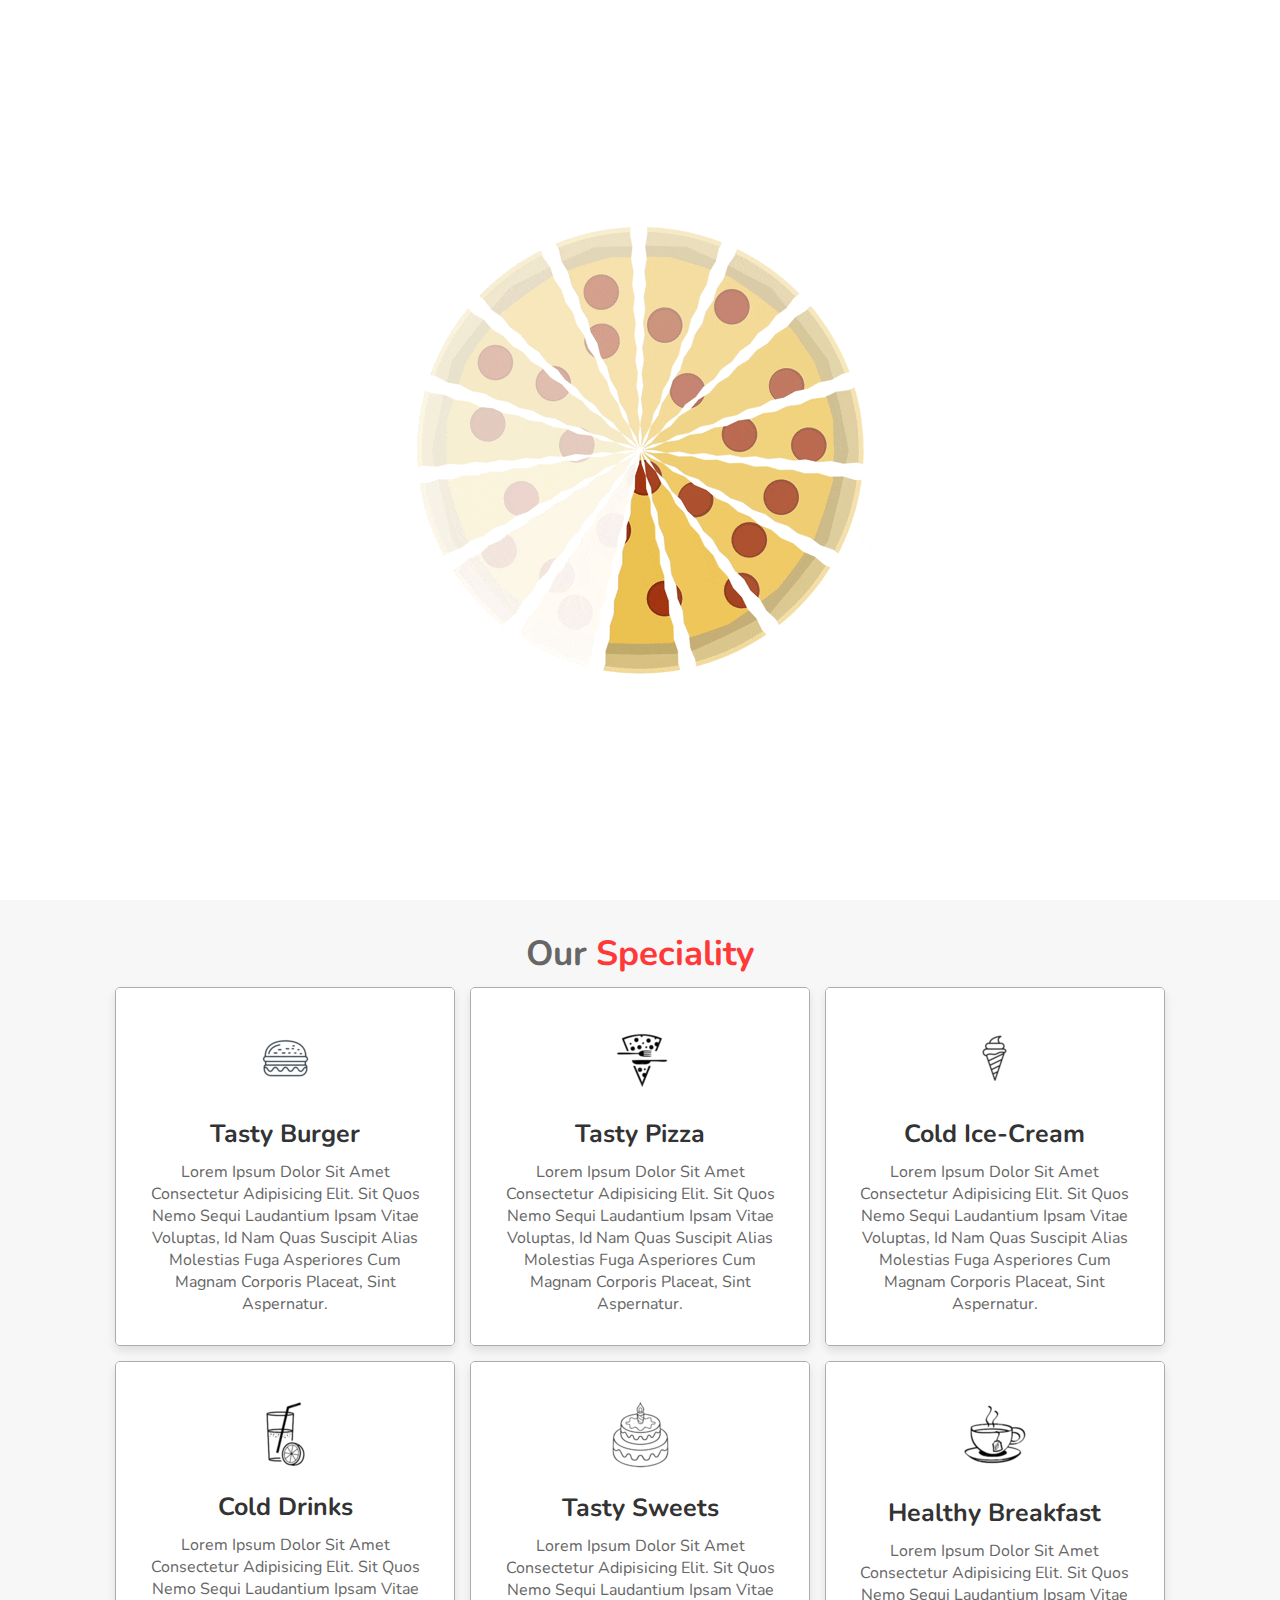
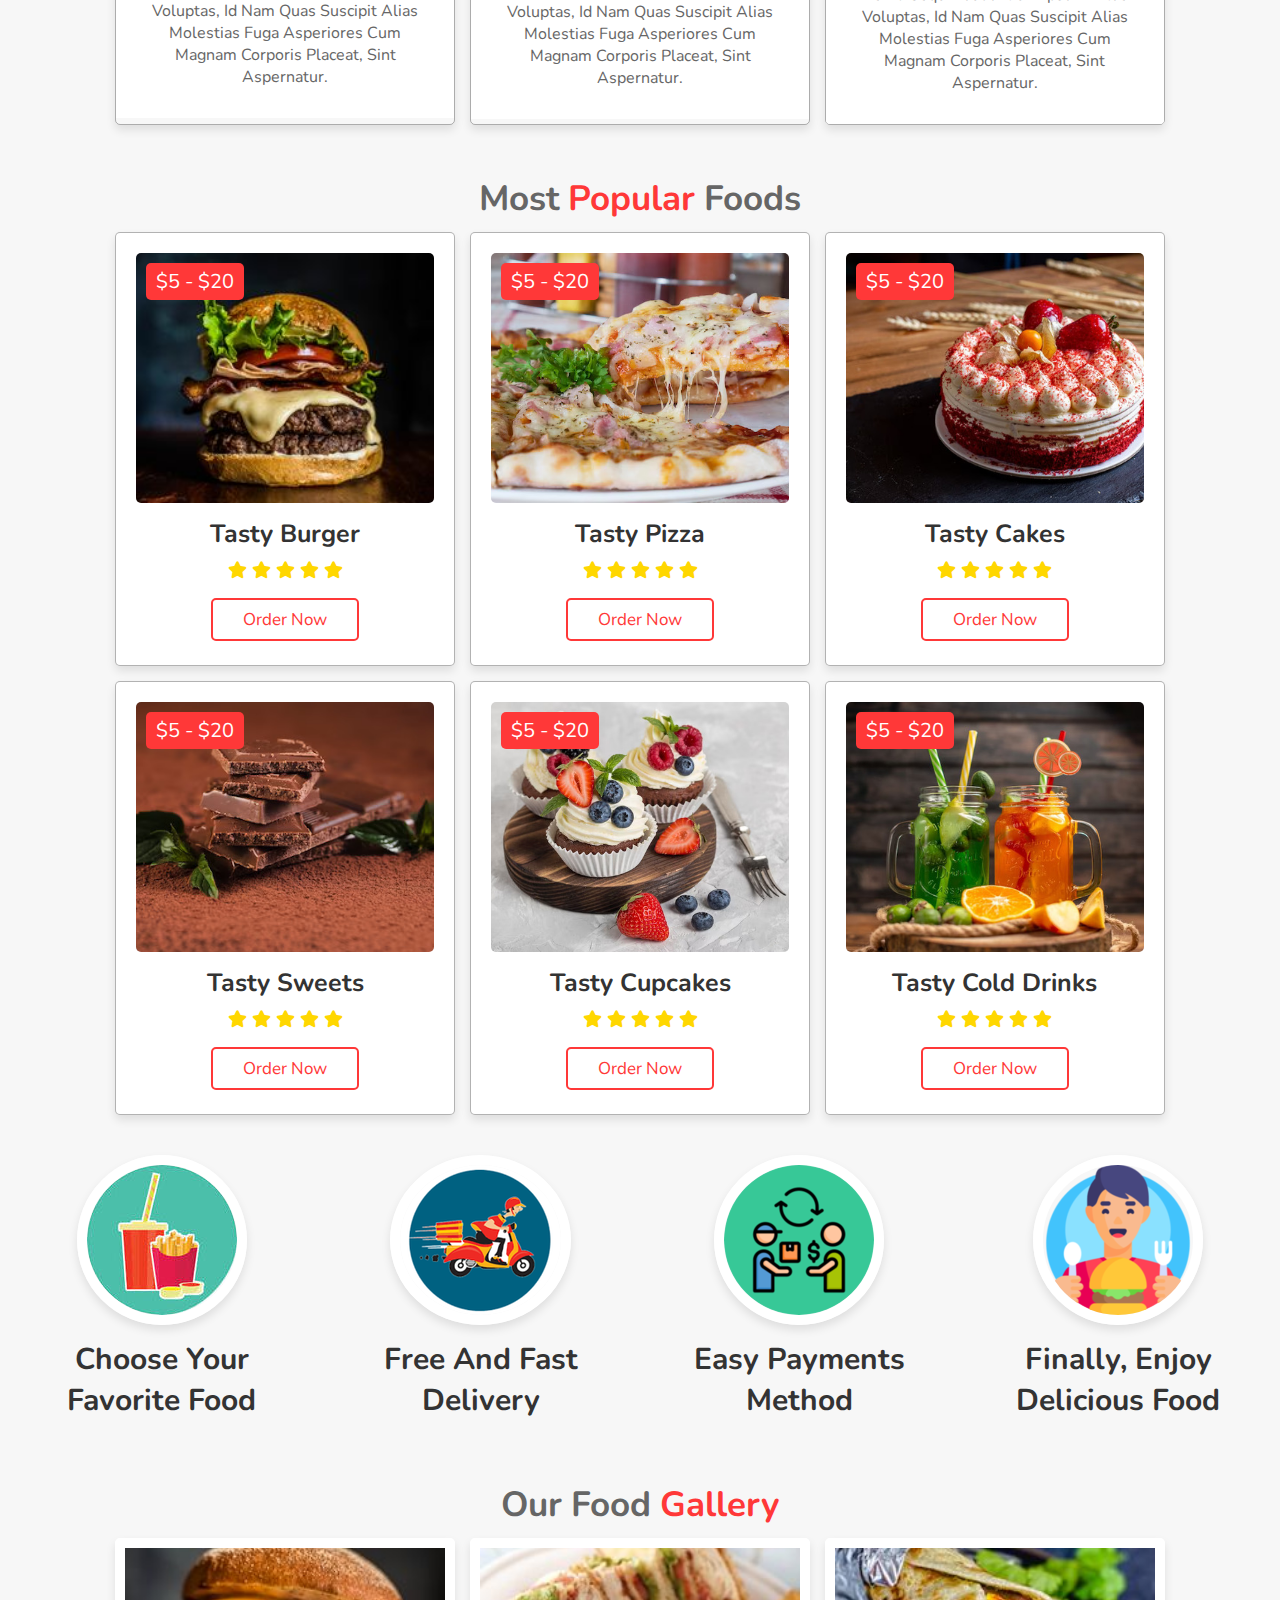
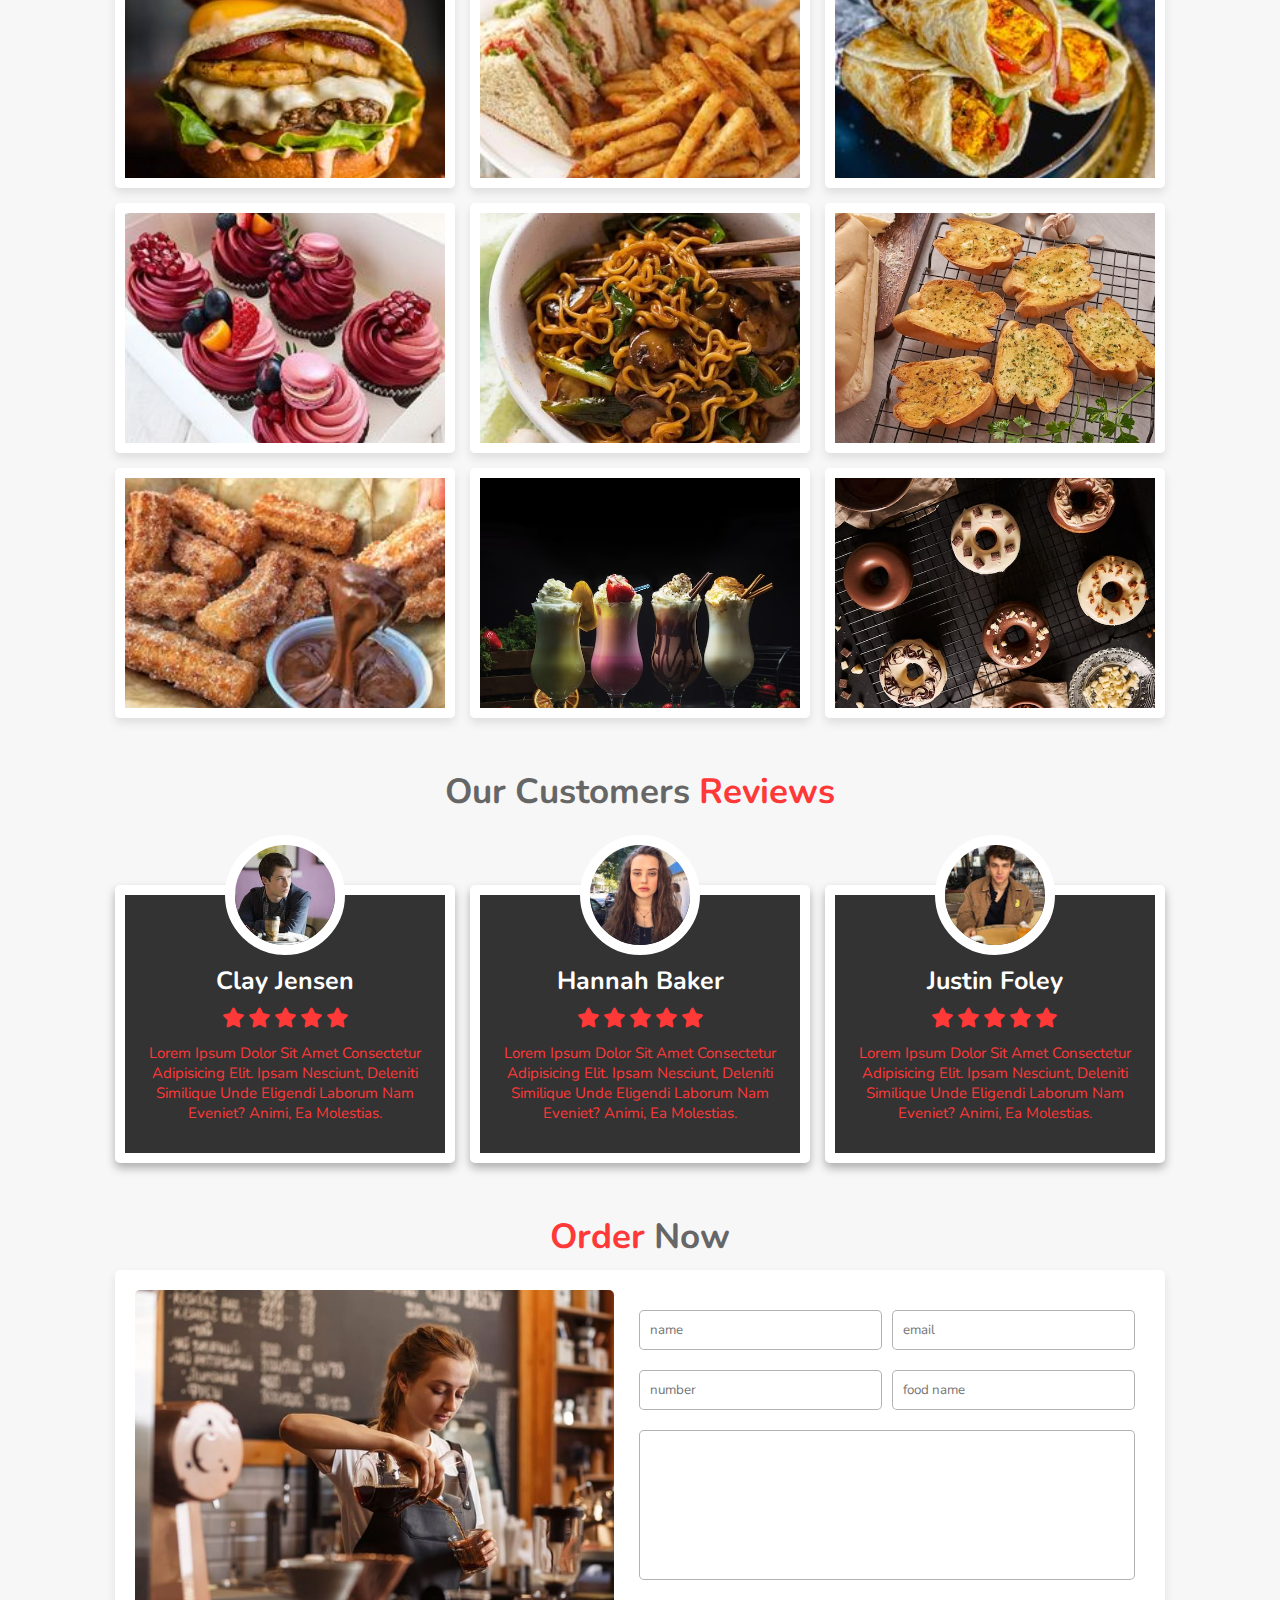
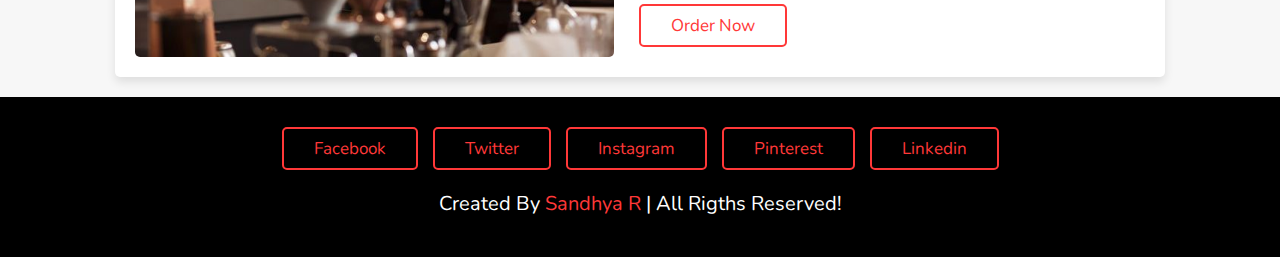
<file: index.html>
<!DOCTYPE html>
<html lang='en'>
    <head>
        <meta charset="UTF-8">
        <meta name="viewport" content="width=device-width, initial-scale=1.0">
        <title>Food Restaurant</title>

    <!--css file-->

        <link rel="stylesheet" href="https://cdnjs.cloudflare.com/ajax/libs/font-awesome/6.2.1/css/all.min.css">
        <link rel="stylesheet" href="style.css">
    </head>
        <body>

    <!--Header starting-->
            
            <header>
                <a href="#" class="logo"><i class="fas fa-utensils"></i>food</a>
                
                <div id="menu-bar" class="fas fa-bars"></div>

                <nav class="navbar">
                    <a href="#home">home</a>
                    <a href="#speciality">speciality</a>
                    <a href="#popular">popular</a>
                    <a href="#gallery">gallery</a>
                    <a href="#review">review</a>
                    <a href="#order">order</a>
                </nav>    
            
            </header>      
            
    <!--Home Starting-->

            <section class="home" id="home">
                <div class="content">
                    <h3>
                        food made with love
                    </h3>
                    <p>Lorem ipsum dolor sit, amet consectetur adipisicing elit. Culpa, minus nulla cumque molestiae quia suscipit consectetur quam? Alias harum molestiae unde! Ab omnis temporibus deleniti quo, magnam repellat suscipit sed. Lorem ipsum dolor sit, amet consectetur adipisicing elit. Culpa, minus nulla cumque molestiae quia suscipit consectetur quam? Alias harum molestiae unde! Ab omnis temporibus deleniti quo, magnam repellat suscipit sed. Lorem ipsum dolor sit, amet consectetur adipisicing elit. Culpa, minus nulla cumque molestiae quia suscipit consectetur quam? Alias harum molestiae unde!</p>
                    <a href="#" class="btn">order now</a>
                </div>
                <div class="image">
                    <img src="images/home-img.png">
                </div>
            </section>

    <!--Speciality Starting-->

            <section class="speciality" id="speciality">

                <h1 class="heading">our <span>speciality</span></h1>

                <div class="box-container">
                    
                    <div class="box">
                        <img class="image" src="images/s-img-1.jpg" alt="">
                        <div class="content">
                            <img src="images/s-11.png" alt="">
                            <h3>tasty burger</h3>
                            <p>Lorem ipsum dolor sit amet consectetur adipisicing elit. Sit quos nemo sequi laudantium ipsam vitae voluptas, id nam quas suscipit alias molestias fuga asperiores cum magnam corporis placeat, sint aspernatur.</p>
                        </div>
                    </div>
                    <div class="box">
                        <img class="image" src="images/s-img-2.jpg" alt="">
                        <div class="content">
                            <img src="images/s-22.png" alt="">
                            <h3>tasty pizza</h3>
                            <p>Lorem ipsum dolor sit amet consectetur adipisicing elit. Sit quos nemo sequi laudantium ipsam vitae voluptas, id nam quas suscipit alias molestias fuga asperiores cum magnam corporis placeat, sint aspernatur.</p>
                        </div>
                    </div>
                    <div class="box">
                        <img class="image" src="images/s-img-3.jpg" alt="">
                        <div class="content">
                            <img src="images/s-33.png" alt="">
                            <h3>cold ice-cream</h3>
                            <p>Lorem ipsum dolor sit amet consectetur adipisicing elit. Sit quos nemo sequi laudantium ipsam vitae voluptas, id nam quas suscipit alias molestias fuga asperiores cum magnam corporis placeat, sint aspernatur.</p>
                        </div>
                    </div>
                    <div class="box">
                        <img class="image" src="images/s-img-4.jpg" alt="">
                        <div class="content">
                            <img src="images/s-44.png" alt="">
                            <h3>cold drinks</h3>
                            <p>Lorem ipsum dolor sit amet consectetur adipisicing elit. Sit quos nemo sequi laudantium ipsam vitae voluptas, id nam quas suscipit alias molestias fuga asperiores cum magnam corporis placeat, sint aspernatur.</p>
                        </div>
                    </div>
                    <div class="box">
                        <img class="image" src="images/s-img-5.jpg" alt="">
                        <div class="content">
                            <img src="images/s-55.png" alt="">
                            <h3>tasty sweets</h3>
                            <p>Lorem ipsum dolor sit amet consectetur adipisicing elit. Sit quos nemo sequi laudantium ipsam vitae voluptas, id nam quas suscipit alias molestias fuga asperiores cum magnam corporis placeat, sint aspernatur.</p>
                        </div>
                    </div>
                    <div class="box">
                        <img class="image" src="images/s-img-6.jpg" alt="">
                        <div class="content">
                            <img src="images/s-66.png" alt="">
                            <h3>healthy breakfast</h3>
                            <p>Lorem ipsum dolor sit amet consectetur adipisicing elit. Sit quos nemo sequi laudantium ipsam vitae voluptas, id nam quas suscipit alias molestias fuga asperiores cum magnam corporis placeat, sint aspernatur.</p>
                        </div>
                    </div>
                   
                </div>
            </section>


    <!--Popular Starting-->

            <section class="popular" id="popular">

                <h1 class="heading">most <span>popular</span> foods</h1>
                <div class="box-container">
                <div class="box">
                    <span class="price">$5 - $20</span>
                    <img src="images/p-1.jpg" alt="">
                    <h3>tasty burger</h3>
                    <div class="stars">
                        <i class="fas fa-star"></i>
                        <i class="fas fa-star"></i>
                        <i class="fas fa-star"></i>
                        <i class="fas fa-star"></i>
                        <i class="fas fa-star"></i>
                    </div>
                    <a href="#" class="btn">order now</a>
                </div>
                <div class="box">
                    <span class="price">$5 - $20</span>
                    <img src="images/p-2.jpg" alt="">
                    <h3>tasty pizza</h3>
                    <div class="stars">
                        <i class="fas fa-star"></i>
                        <i class="fas fa-star"></i>
                        <i class="fas fa-star"></i>
                        <i class="fas fa-star"></i>
                        <i class="fas fa-star"></i>
                    </div>
                    <a href="#" class="btn">order now</a>
                </div>
                <div class="box">
                    <span class="price">$5 - $20</span>
                    <img src="images/p-3.jpg" alt="">
                    <h3>tasty cakes</h3>
                    <div class="stars">
                        <i class="fas fa-star"></i>
                        <i class="fas fa-star"></i>
                        <i class="fas fa-star"></i>
                        <i class="fas fa-star"></i>
                        <i class="fas fa-star"></i>
                    </div>
                    <a href="#" class="btn">order now</a>
                </div>
                <div class="box">
                    <span class="price">$5 - $20</span>
                    <img src="images/p-4.jpg" alt="">
                    <h3>tasty sweets</h3>
                    <div class="stars">
                        <i class="fas fa-star"></i>
                        <i class="fas fa-star"></i>
                        <i class="fas fa-star"></i>
                        <i class="fas fa-star"></i>
                        <i class="fas fa-star"></i>
                    </div>
                    <a href="#" class="btn">order now</a>
                </div>
                <div class="box">
                    <span class="price">$5 - $20</span>
                    <img src="images/p-5.jpg" alt="">
                    <h3>tasty cupcakes</h3>
                    <div class="stars">
                        <i class="fas fa-star"></i>
                        <i class="fas fa-star"></i>
                        <i class="fas fa-star"></i>
                        <i class="fas fa-star"></i>
                        <i class="fas fa-star"></i>
                    </div>
                    <a href="#" class="btn">order now</a>
                </div>
                <div class="box">
                    <span class="price">$5 - $20</span>
                    <img src="images/p-6.jpg" alt="">
                    <h3>tasty cold drinks</h3>
                    <div class="stars">
                        <i class="fas fa-star"></i>
                        <i class="fas fa-star"></i>
                        <i class="fas fa-star"></i>
                        <i class="fas fa-star"></i>
                        <i class="fas fa-star"></i>
                    </div>
                    <a href="#" class="btn">order now</a>
                </div>
            </div>

    <!--Steps Starting-->

            </section>
            <section class="steps">

                <div class="box">
                    <img src="images/step-1.jpg" alt="">
                    <h3>choose your favorite food</h3>
                </div>
                <div class="box">
                    <img src="images/step-2.png" alt="">
                    <h3>free and fast delivery</h3>
                </div>
                <div class="box">
                    <img src="images/step-3.png" alt="">
                    <h3>easy payments method</h3>
                </div>
                <div class="box">
                    <img src="images/step-4.png" alt="">
                    <h3>finally, enjoy delicious food</h3>
                </div>
            </section>

    <!--Gallery Starting-->

            <section class="gallery" id="gallery">

                <h1 class="heading">our food <span>gallery</span></h1>
            
                <div class="box-container">

                    <div class="box">
                        <img src="images/g-1.jpg" alt="">
                        <div class="content">
                            <h3>tasty food</h3>
                            <p>Lorem ipsum dolor sit amet consectetur adipisicing elit.</p>
                            <a href="#" class="btn">order now</a>
                        </div>
                    </div>
                    <div class="box">
                        <img src="images/g-2.jpg" alt="">
                        <div class="content">
                            <h3>tasty food</h3>
                            <p>Lorem ipsum dolor sit amet consectetur adipisicing elit.</p>
                            <a href="#" class="btn">order now</a>
                        </div>
                    </div>
                    <div class="box">
                        <img src="images/g-3.jpg" alt="">
                        <div class="content">
                            <h3>tasty food</h3>
                            <p>Lorem ipsum dolor sit amet consectetur adipisicing elit.</p>
                            <a href="#" class="btn">order now</a>
                        </div>
                    </div>
                    <div class="box">
                        <img src="images/g-4.jpg" alt="">
                        <div class="content">
                            <h3>tasty food</h3>
                            <p>Lorem ipsum dolor sit amet consectetur adipisicing elit.</p>
                            <a href="#" class="btn">order now</a>
                        </div>
                    </div>
                    <div class="box">
                        <img src="images/g-5.jpg" alt="">
                        <div class="content">
                            <h3>tasty food</h3>
                            <p>Lorem ipsum dolor sit amet consectetur adipisicing elit.</p>
                            <a href="#" class="btn">order now</a>
                        </div>
                    </div>
                    <div class="box">
                        <img src="images/g-6.jpg" alt="">
                        <div class="content">
                            <h3>tasty food</h3>
                            <p>Lorem ipsum dolor sit amet consectetur adipisicing elit.</p>
                            <a href="#" class="btn">order now</a>
                        </div>
                    </div>
                    <div class="box">
                        <img src="images/g-7.jpg" alt="">
                        <div class="content">
                            <h3>tasty food</h3>
                            <p>Lorem ipsum dolor sit amet consectetur adipisicing elit.</p>
                            <a href="#" class="btn">order now</a>
                        </div>
                    </div>
                    <div class="box">
                        <img src="images/g-8.jpg" alt="">
                        <div class="content">
                            <h3>tasty food</h3>
                            <p>Lorem ipsum dolor sit amet consectetur adipisicing elit.</p>
                            <a href="#" class="btn">order now</a>
                        </div>
                    </div>
                    <div class="box">
                        <img src="images/g-9.jpg" alt="">
                        <div class="content">
                            <h3>tasty food</h3>
                            <p>Lorem ipsum dolor sit amet consectetur adipisicing elit.</p>
                            <a href="#" class="btn">order now</a>
                        </div>
                    </div>
                </div>
            </section>


<!--Review Starting-->

            <section class="review" id="review">

                <h1 class="heading">our customers <span>reviews</span></h1>

                <div class="box-container">

                    <div class="box">
                        <img src="images/pic1.jpg" alt="">
                        <h3>clay jensen</h3>
                        <div class="stars">
                            <i class="fas fa-star"></i>
                            <i class="fas fa-star"></i>
                            <i class="fas fa-star"></i>
                            <i class="fas fa-star"></i>
                            <i class="fas fa-star"></i>
                        </div>
                        <p>Lorem ipsum dolor sit amet consectetur adipisicing elit. Ipsam nesciunt, deleniti similique unde eligendi laborum nam eveniet? Animi, ea molestias.</p>
                    </div>
                    <div class="box">
                        <img src="images/pic2.jpg" alt="">
                        <h3>hannah baker</h3>
                        <div class="stars">
                            <i class="fas fa-star"></i>
                            <i class="fas fa-star"></i>
                            <i class="fas fa-star"></i>
                            <i class="fas fa-star"></i>
                            <i class="fas fa-star"></i>
                        </div>                     
                        <p>Lorem ipsum dolor sit amet consectetur adipisicing elit. Ipsam nesciunt, deleniti similique unde eligendi laborum nam eveniet? Animi, ea molestias.</p>
                    </div>
                    <div class="box">
                        <img src="images/pic3.jpg" alt="">
                        <h3>justin foley</h3>
                        <div class="stars">
                            <i class="fas fa-star"></i>
                            <i class="fas fa-star"></i>
                            <i class="fas fa-star"></i>
                            <i class="fas fa-star"></i>
                            <i class="fas fa-star"></i>
                        </div>
                        <p>Lorem ipsum dolor sit amet consectetur adipisicing elit. Ipsam nesciunt, deleniti similique unde eligendi laborum nam eveniet? Animi, ea molestias.</p>
                    </div>
                </div>
            </section>
        
<!--Order Starting-->
            <section class="order" id="order">
                <h1 class="heading"><span>order</span> now</h1>
                    <div class="row">
                        <div class="image">
                            <img src="images/order.jpg" alt="">
                        </div>

                        <form class="action">
                            <div class="inputBox">
                                <input type="text" placeholder="name">
                                <input type="email" placeholder="email">
                            </div>
                            <div class="inputBox">
                                <input type="number" placeholder="number">
                                <input type="text" placeholder="food name">
                            </div>

                            <textarea placeholder="address" name="" id="" cols="30" rows="10">
                            </textarea>
                            <input type="submit" value="order now" class="btn">
                        </form>
                    </div>

            </section>

    <!--Footer Starting-->
            <section class="footer" id="footer">
                <div class="share">
                    <a href="#" class="btn">facebook</a>
                    <a href="#" class="btn">twitter</a>
                    <a href="#" class="btn">instagram</a>
                    <a href="#" class="btn">pinterest</a>
                    <a href="#" class="btn">linkedin</a>
                </div>

                <h1 class="credit">created by <span>sandhya r </span>| all rigths reserved!</h1>
            </section>

    <!--Scroll top Starting-->

            <a href="#home" class="fas fa-angle-up" id="scroll-top"></a>

    
    <!--Loader Starting-->
    
            <div class="loader-container">
                <img src="images/loader.gif" alt="">
            </div>

    <!--java script file-->       
            <script src ="script.js"></script>
        </body>
</html>
</file>
<file: style.css>
@import url('https://fonts.googleapis.com/css2?family=Nunito:wght@200;300;400;500;600;700%display=swap');

:root{
    --red:#ff3838;
}
*{
    font-family: 'Nunito', sans-serif;
    margin:0;padding:0;
    box-sizing:border-box;
    outline:none;
    border: none;
    text-decoration:none;
    text-transform: capitalize;
    transition: all .5s linear;
}

*::selection{
    background: var(--red);
    color:#fff;
}

html{
    font-size:62.5%;
    overflow-x: hidden;
    scroll-behavior: smooth;
    scroll-padding-top: 6rem;
}

body{
    background: #f7f7f7;
}

section{
    padding: 2rem 9%;
}

.heading{
    text-align: center;
    font-size: 3.5rem;
    padding: 1rem;
    color: #666;
}

.heading span{
    color: var(--red);
}

.btn{
    display: inline-block;
    padding: .8rem 3rem;
    border : .2rem solid var(--red);
    color: var(--red);
    cursor: pointer;
    font-size: 1.7rem;
    border-radius: .5rem;
    position: relative;
    overflow: hidden;
    z-index:0;
    margin-top: 1rem;
}

.btn::before{
    content: '';
    position: absolute;
    top: 0; right: 0;
    width: 0%;
    height: 100%;
    background: var(--red);
    transition: .3s linear;
    z-index: -1;
}

.btn:hover::before{
    width: 100%;
    left: 0;
}

.btn:hover{
    color: #fff;
}

header{
    position: fixed;
    top: 0; left: 0; right: 0;
    z-index: 1000;
    display: flex;
    align-items: center;
    justify-content: space-between;
    background: #fff;
    padding: 2rem 9%;
    box-shadow: 0 .5rem 1 rem rgba(0,0,0,.1);

}

header .logo{
    font-size: 2.5rem;
    font-weight: bolder;
    color: #666;
}

header .logo i{
    padding-right: .5rem;
    color:var(--red);
}

header .navbar a{
    font-size: 2rem;
    margin-left: 2rem;
    color: #666;
}

header .navbar a:hover{
    color: var(--red);
}

#menu-bar{
    font-size: 3rem;
    cursor: pointer;
    color: #666;
    border: .1rem solid #666;
    border-radius: .3rem;
    padding: .5rem 1.5rem;
    display: none;
}

.home{
    display: flex;
    flex-wrap:wrap ;
    gap:1.5rem;
    min-height: 100vh;
    align-items: center;
    background: url(images/home-bg.png) no-repeat;
    background-size: cover;
    background-position: center;
}

.home .content{
    flex: 1 1 40rem;
    padding-top: 6.5rem;
}

.home .image{
    flex: 1 1 40rem;
}

.home .image img{
    width: 100%;
    padding: 1rem;
    animation: float 3s linear infinite;
}

@keyframes float{
    0%, 100%{
        transform: translateY(0rem);
    }
    50%{
        transform: translateY(3rem);
    }
}

.home .content h3{
    font-size: 5rem;
    color: #333;
}

.home .content p{
    font-size: 1.7rem;
    color: #666;
    padding: 1rem 0;
}

.speciality .box-container{
    display: flex;
    flex-wrap: wrap;
    gap: 1.5rem;
}

.speciality .box-container .box{
    flex: 1 1 30rem;
    position: relative;
    overflow: hidden;
    box-shadow: 0 .5rem 1rem rgba(0,0,0,.1);
    border: .1rem solid rgba(0,0,0,.3);
    cursor: pointer;
    border-radius: .5rem;
}

.speciality .box-container .box .image{
    height: 100%;
    width: 100%;
    object-fit: cover;
    position: absolute;
    top:-100%; left: 0;
}

.speciality .box-container .box .content{
    text-align: center;
    background: #fff;
    padding: 2rem;
}

.speciality .box-container .box .content img{
    margin: 1.5rem 0;
}

.speciality .box-container .box .content h3{
    font-size: 2.5rem;
    color: #333;
}

.speciality .box-container .box .content p{
    font-size: 1.6rem;
    color: #666;
    padding: 1rem 0;
}

.speciality .box-container .box:hover .image{
    top: 0;
}

.speciality .box-container .box:hover .content{
    transform: translateY(100%);
}

.popular .box-container{
    display: flex;
    flex-wrap: wrap;
    gap: 1.5rem;
}

.popular .box-container .box{
    padding: 2rem;
    background: #fff;
    box-shadow: 0 .5rem 1rem rgba(0,0,0,.1);
    border: .1rem solid rgba(0,0,0,.3);
    border-radius: .5rem;
    text-align: center;
    flex: 1 1 30rem;
    position: relative;
}

.popular .box-container .box img{
    height: 25rem;
    object-fit: cover;
    width: 100%;
    border-radius: .5rem;
}

.popular .box-container .box .price{
    position: absolute;
    top: 3rem; left: 3rem;
    background: var(--red);
    color: #fff;
    font-size: 2rem;
    padding: .5rem 1rem;
    border-radius: .5rem;
}

.popular .box-container .box h3{
    color: #333;
    font-size: 2.5rem;
    padding-top: 1rem;
}
.popular .box-container .box .stars i{
    color: gold;
    font-size: 1.7rem;
    padding: 1rem .1rem;
}

.steps{
    display: flex;
    flex-wrap: wrap;
    gap: 1.5rem;
    padding: 1rem;
}

.steps .box{
    flex: 1 1 25rem;
    padding: 1rem;
    text-align: center;
}

.steps .box img{
    border-radius: 50%;
    border: 1rem solid #fff;
    box-shadow: 0 .5rem 1rem rgba(0,0,0,.1);
}

.steps .box h3{
    font-size: 3rem;
    color: #333;
    padding: 1rem 0;
}

.gallery .box-container{
    display: flex;
    flex-wrap: wrap;
    gap: 1.5rem;
}

.gallery .box-container .box{
    height: 25rem;
    flex: 1 1 30rem;
    border: 1rem solid #fff;
    box-shadow: 0 .5rem 1rem rgba(0,0,0,.1);
    border-radius: .5rem;
    position: relative;
    overflow: hidden;
}

.gallery .box-container .box img{
    height: 100%;
    width: 100%;
    object-fit: cover;
}

.gallery .box-container .box .content{
    position: absolute;
    top:-100%; left: 0;
    height: 100%;
    width: 100%;
    background: rgba(255,255,255,.9);
    padding: 2rem;
    padding-top: 5rem;
    text-align: center;
}

.gallery .box-container .box .content h3{
    font-size: 2.5rem;
    color: #333;
}
.gallery .box-container .box .content p{
    font-size: 1.5rem;
    color: #666;
    padding: 1rem 0;
}

.gallery .box-container .box:hover .content{
    top: 0;
} 

.review .box-container{
    display: flex;
    flex-wrap: wrap;
    gap: 1.5rem;
}

.review .box-container .box{
    text-align: center;
    padding: 2rem;
    border: 1rem solid #fff;
    box-shadow: 0 .5rem 1rem rgba(0,0,0,.3);
    border-radius: .5rem;
    flex: 1 1 30rem;
    background: #333;
    margin-top: 6rem;
}

.review .box-container .box img{
    height: 12rem;
    width: 12rem;
    border-radius: 50%;
    border: 1rem solid #fff;
    margin-top: -8rem;
    object-fit: cover;
}

.review .box-container .box h3{
    font-size: 2.5rem;
    color: #fff;
    padding: .5rem 0;
}

.review .box-container .box .stars i{
    font-size: 2rem; 
    color: var(--red);
    padding: .5rem 0;
}

.review .box-container .box p{
    font-size: 1.5rem;
    color: var(--red);
    padding: 1rem 0;
}

.order .row{
    padding: 2rem;
    box-shadow: 0 .5rem 1rem rgba(0,0,0,.1);
    background: #fff;
    display: flex;
    flex-wrap: wrap;
    gap: 1.5rem;
    border-radius: .5rem;
}

.order .row .image{
    flex: 11 30rem;
}

.order .row .image img{
    height: 100%;
    width: 100%;
    object-fit: cover;
    border-radius: .5rem;
}

.order .row form{
    flex: 1 1 50rem;
    padding: 1rem;
}

.order .row form .inputBox{
    display: flex;
    justify-content: space-between;
    flex-wrap: wrap;
}

.order .row form .inputBox input, .order .row form textarea{
    padding: 1rem;
    margin: 1rem 0;
    font-size: 1.7;
    color: #333;
    text-transform: none;
    border: .1rem solid rgba(0,0,0,.3);
    border-radius: .5rem;
    width: 49%;
}

.order .row form textarea{
    width: 100%;
    resize: none;
    height: 15rem;
}

.order .row form .btn{
    background: none;
}

.order .row form .btn:hover{
    background: var(--red);
}

.footer{
    background: #000;
    text-align: center;
}

.footer .share{
    display: flex;
    gap: 1.5rem;
    justify-content: center;
    flex-wrap: wrap;
}

.footer .credit{
    padding: 2rem 1rem;
    color: #fff;
    font-weight: normal;
    font-size: 2rem;
}

.footer .credit span{
    color: var(--red);
}

#scroll-top{
    position: fixed;
    top: -120%;
    right: 2rem;
    padding: .5rem 1.5rem;
    font-size: 2rem;
    background:var(--red);
    color: #fff;
    border-radius: .5rem;
    transition: 1s linear;
    z-index: 1000;
}

#scroll-top.active{
    top: calc(100% - 12rem);
}

.loader-container{
    position: fixed;
    top:0; left: 0;
    z-index: 10000;
    background: #fff;
    display: flex;
    align-items: center;
    justify-content: center;
    height: 100%;
    width: 100%;
}

.loader-container.fade-out{
    top: -120%;
}


/* media queries */
@media(max-width:991px){

    html{
        font-size: 55%;
    }

    header{
        padding: 2rem;
    }

    section{
        padding: 2rem;
    }
}

@media(max-width:768px){

    #menu-bar{
        display: initial;
    }

    header .navbar{
        position: absolute;
        top: 100%; left: 0; right: 0;
        background: #f7f7f7;
        border-top: .1rem solid rgba(0,0,0,.1);
        clip-path: polygon(0 0, 100% 0, 100% 0, 0 0);
    }

    header .navbar.active{
        clip-path: polygon(0 0, 100% 0, 100% 100%, 0 100% );
    }

    header .navbar a{
        margin: 1.5rem;
        padding: 1.5rem;
        display: block;
        border: .2rem solid rgba(0,0,0,.1);
        border-left: .5rem solid var(--red);
        background: #fff;
    }
}

@media(max-width:450px){

    html{
        font-size: 50%;
    }

    .order .row form .inputBox input{
        width: 100%;
    }
}
</file>
